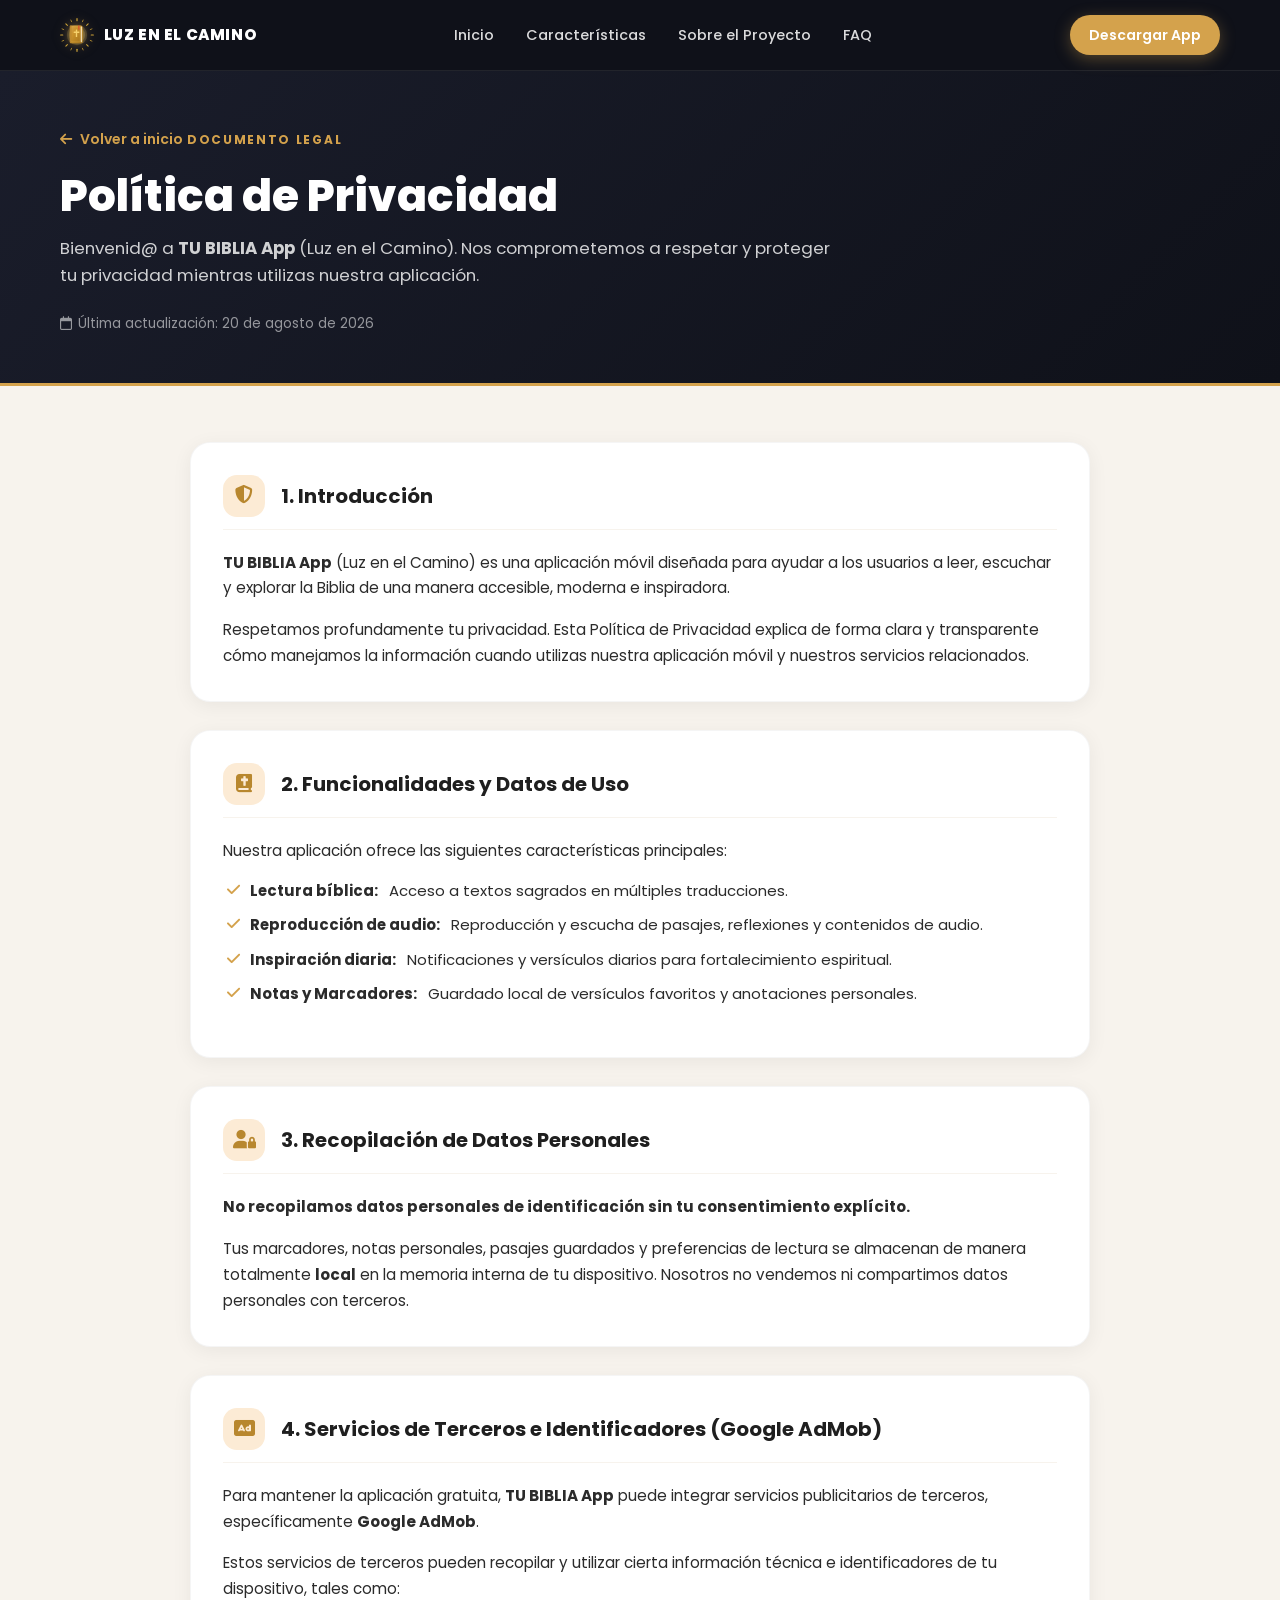
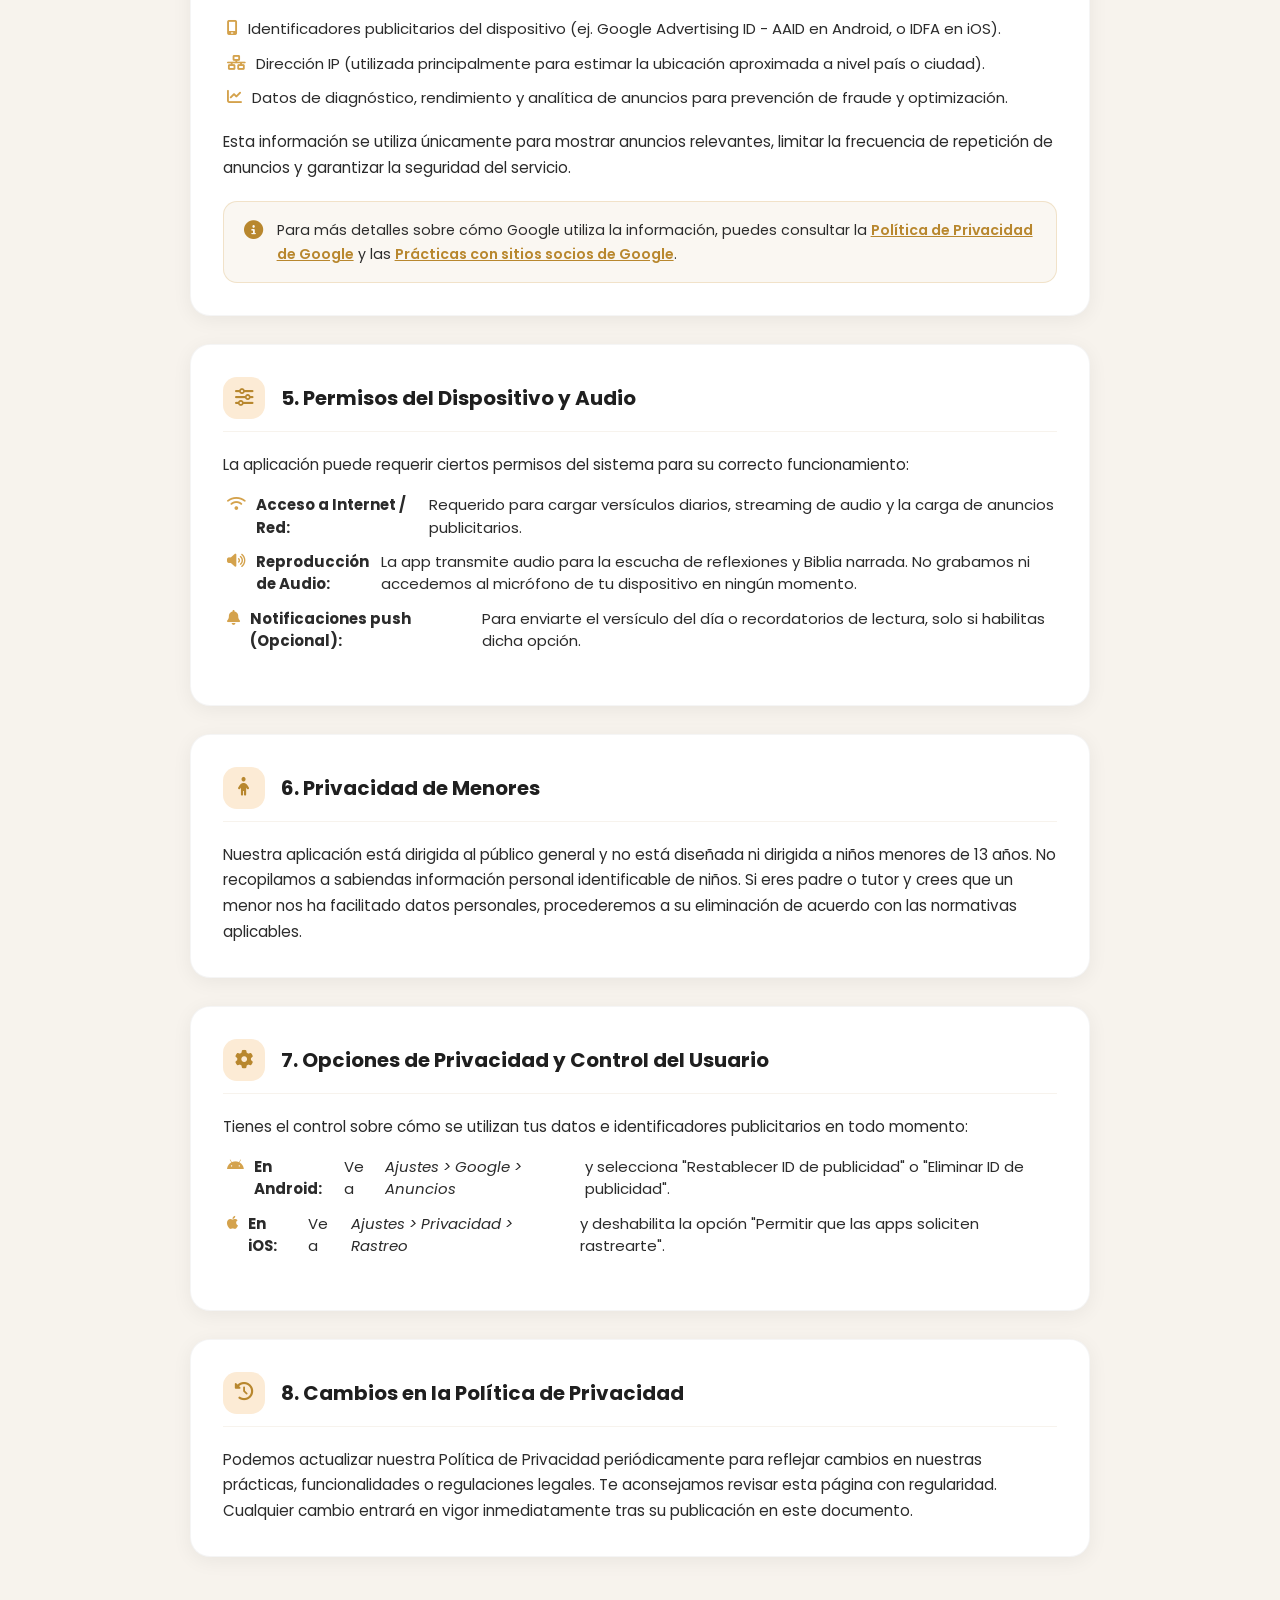
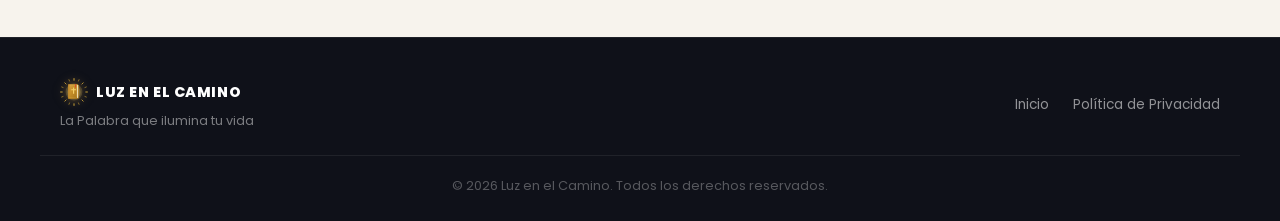
<file: politicas.html>
<!DOCTYPE html>
<html lang="es">
<head>
  <meta charset="UTF-8" />
  <meta name="viewport" content="width=device-width, initial-scale=1.0" />
  <meta name="description" content="Política de Privacidad de LUZ EN EL CAMINO (TU BIBLIA App) – Conoce cómo protegemos tu privacidad y la gestión de datos." />
  <meta name="theme-color" content="#D4A24C" />
  <!-- Favicon -->
  <link rel="icon" type="image/svg+xml" href="public/icon.svg" />
  <title>Política de Privacidad – Luz en el Camino</title>

  <!-- Google Fonts: Poppins -->
  <link rel="preconnect" href="https://fonts.googleapis.com" />
  <link rel="preconnect" href="https://fonts.gstatic.com" crossorigin />
  <link href="https://fonts.googleapis.com/css2?family=Poppins:wght@300;400;500;600;700;800&display=swap" rel="stylesheet" />

  <!-- Font Awesome Icons -->
  <link rel="stylesheet" href="https://cdnjs.cloudflare.com/ajax/libs/font-awesome/6.5.0/css/all.min.css" />

  <!-- Main Stylesheet -->
  <link rel="stylesheet" href="style.css" />
</head>
<body>

  <!-- =============================================
       HEADER / NAVBAR
  ============================================== -->
  <header class="header header--legal" id="header">
    <div class="container header__inner">

      <!-- Logo -->
      <a href="index.html" class="header__logo" id="logo" aria-label="Ir al inicio">
        <img src="public/icon.svg" alt="Ícono Biblia" class="logo-icon logo-icon--img" width="34" height="34" />
        <span>LUZ EN EL CAMINO</span>
      </a>

      <!-- Desktop Navigation -->
      <nav class="header__nav" aria-label="Navegación principal">
        <ul class="nav__list" id="nav-list">
          <li><a href="index.html" class="nav__link">Inicio</a></li>
          <li><a href="index.html#caracteristicas" class="nav__link">Características</a></li>
          <li><a href="index.html#sobre" class="nav__link">Sobre el Proyecto</a></li>
          <li><a href="index.html#faq" class="nav__link">FAQ</a></li>
        </ul>
      </nav>

      <!-- CTA + Hamburger -->
      <div class="header__actions">
        <a href="index.html#cta" class="btn btn--amber btn--sm" id="btn-header-cta">Descargar App</a>
        <button class="hamburger" id="hamburger" aria-label="Abrir menú" aria-expanded="false">
          <span></span><span></span><span></span>
        </button>
      </div>
    </div>

    <!-- Mobile Drawer -->
    <div class="mobile-drawer" id="mobile-drawer" aria-hidden="true">
      <ul class="mobile-drawer__list">
        <li><a href="index.html" class="mobile-drawer__link">Inicio</a></li>
        <li><a href="index.html#caracteristicas" class="mobile-drawer__link">Características</a></li>
        <li><a href="index.html#sobre" class="mobile-drawer__link">Sobre el Proyecto</a></li>
        <li><a href="index.html#faq" class="mobile-drawer__link">FAQ</a></li>
        <li><a href="index.html#cta" class="btn btn--amber mobile-drawer__cta">Descargar App</a></li>
      </ul>
    </div>
  </header>

  <main class="legal-page">

    <!-- HERO / BANNER SECCIÓN LEGAL -->
    <section class="legal-hero">
      <div class="container">
        <a href="index.html" class="legal-back-link">
          <i class="fa-solid fa-arrow-left"></i> Volver a inicio
        </a>
        <span class="eyebrow">DOCUMENTO LEGAL</span>
        <h1 class="legal-title">Política de Privacidad</h1>
        <p class="legal-subtitle">
          Bienvenid@ a <strong>TU BIBLIA App</strong> (Luz en el Camino). Nos comprometemos a respetar y proteger tu privacidad mientras utilizas nuestra aplicación.
        </p>
        <div class="legal-meta">
          <span><i class="fa-regular fa-calendar"></i> Última actualización: 20 de agosto de 2026</span>
        </div>
      </div>
    </section>

    <!-- CONTENIDO LEGAL -->
    <section class="legal-content">
      <div class="container">
        <div class="legal-card-grid">

          <!-- 1. Introducción -->
          <article class="legal-card">
            <div class="legal-card__header">
              <div class="legal-card__icon"><i class="fa-solid fa-shield-halved"></i></div>
              <h2>1. Introducción</h2>
            </div>
            <div class="legal-card__body">
              <p>
                <strong>TU BIBLIA App</strong> (Luz en el Camino) es una aplicación móvil diseñada para ayudar a los usuarios a leer, escuchar y explorar la Biblia de una manera accesible, moderna e inspiradora.
              </p>
              <p>
                Respetamos profundamente tu privacidad. Esta Política de Privacidad explica de forma clara y transparente cómo manejamos la información cuando utilizas nuestra aplicación móvil y nuestros servicios relacionados.
              </p>
            </div>
          </article>

          <!-- 2. Funcionalidades de la App -->
          <article class="legal-card">
            <div class="legal-card__header">
              <div class="legal-card__icon"><i class="fa-solid fa-book-bible"></i></div>
              <h2>2. Funcionalidades y Datos de Uso</h2>
            </div>
            <div class="legal-card__body">
              <p>Nuestra aplicación ofrece las siguientes características principales:</p>
              <ul class="legal-list">
                <li><i class="fa-solid fa-check text--amber"></i> <strong>Lectura bíblica:</strong> Acceso a textos sagrados en múltiples traducciones.</li>
                <li><i class="fa-solid fa-check text--amber"></i> <strong>Reproducción de audio:</strong> Reproducción y escucha de pasajes, reflexiones y contenidos de audio.</li>
                <li><i class="fa-solid fa-check text--amber"></i> <strong>Inspiración diaria:</strong> Notificaciones y versículos diarios para fortalecimiento espiritual.</li>
                <li><i class="fa-solid fa-check text--amber"></i> <strong>Notas y Marcadores:</strong> Guardado local de versículos favoritos y anotaciones personales.</li>
              </ul>
            </div>
          </article>

          <!-- 3. Recopilación de Datos Personales -->
          <article class="legal-card">
            <div class="legal-card__header">
              <div class="legal-card__icon"><i class="fa-solid fa-user-lock"></i></div>
              <h2>3. Recopilación de Datos Personales</h2>
            </div>
            <div class="legal-card__body">
              <p>
                <strong>No recopilamos datos personales de identificación sin tu consentimiento explícito.</strong>
              </p>
              <p>
                Tus marcadores, notas personales, pasajes guardados y preferencias de lectura se almacenan de manera totalmente <strong>local</strong> en la memoria interna de tu dispositivo. Nosotros no vendemos ni compartimos datos personales con terceros.
              </p>
            </div>
          </article>

          <!-- 4. Servicios de Terceros y Anuncios (Google AdMob) -->
          <article class="legal-card">
            <div class="legal-card__header">
              <div class="legal-card__icon"><i class="fa-solid fa-rectangle-ad"></i></div>
              <h2>4. Servicios de Terceros e Identificadores (Google AdMob)</h2>
            </div>
            <div class="legal-card__body">
              <p>
                Para mantener la aplicación gratuita, <strong>TU BIBLIA App</strong> puede integrar servicios publicitarios de terceros, específicamente <strong>Google AdMob</strong>.
              </p>
              <p>
                Estos servicios de terceros pueden recopilar y utilizar cierta información técnica e identificadores de tu dispositivo, tales como:
              </p>
              <ul class="legal-list">
                <li><i class="fa-solid fa-mobile-screen text--amber"></i> Identificadores publicitarios del dispositivo (ej. Google Advertising ID - AAID en Android, o IDFA en iOS).</li>
                <li><i class="fa-solid fa-network-wired text--amber"></i> Dirección IP (utilizada principalmente para estimar la ubicación aproximada a nivel país o ciudad).</li>
                <li><i class="fa-solid fa-chart-line text--amber"></i> Datos de diagnóstico, rendimiento y analítica de anuncios para prevención de fraude y optimización.</li>
              </ul>
              <p>
                Esta información se utiliza únicamente para mostrar anuncios relevantes, limitar la frecuencia de repetición de anuncios y garantizar la seguridad del servicio.
              </p>
              <div class="legal-callout">
                <i class="fa-solid fa-circle-info"></i>
                <p>
                  Para más detalles sobre cómo Google utiliza la información, puedes consultar la <a href="https://policies.google.com/privacy" target="_blank" rel="noopener noreferrer">Política de Privacidad de Google</a> y las <a href="https://policies.google.com/technologies/partner-sites" target="_blank" rel="noopener noreferrer">Prácticas con sitios socios de Google</a>.
                </p>
              </div>
            </div>
          </article>

          <!-- 5. Permisos del Dispositivo y Almacenamiento de Audio -->
          <article class="legal-card">
            <div class="legal-card__header">
              <div class="legal-card__icon"><i class="fa-solid fa-sliders"></i></div>
              <h2>5. Permisos del Dispositivo y Audio</h2>
            </div>
            <div class="legal-card__body">
              <p>La aplicación puede requerir ciertos permisos del sistema para su correcto funcionamiento:</p>
              <ul class="legal-list">
                <li><i class="fa-solid fa-wifi text--amber"></i> <strong>Acceso a Internet / Red:</strong> Requerido para cargar versículos diarios, streaming de audio y la carga de anuncios publicitarios.</li>
                <li><i class="fa-solid fa-volume-high text--amber"></i> <strong>Reproducción de Audio:</strong> La app transmite audio para la escucha de reflexiones y Biblia narrada. No grabamos ni accedemos al micrófono de tu dispositivo en ningún momento.</li>
                <li><i class="fa-solid fa-bell text--amber"></i> <strong>Notificaciones push (Opcional):</strong> Para enviarte el versículo del día o recordatorios de lectura, solo si habilitas dicha opción.</li>
              </ul>
            </div>
          </article>

          <!-- 6. Protección de Menores -->
          <article class="legal-card">
            <div class="legal-card__header">
              <div class="legal-card__icon"><i class="fa-solid fa-child"></i></div>
              <h2>6. Privacidad de Menores</h2>
            </div>
            <div class="legal-card__body">
              <p>
                Nuestra aplicación está dirigida al público general y no está diseñada ni dirigida a niños menores de 13 años. No recopilamos a sabiendas información personal identificable de niños. Si eres padre o tutor y crees que un menor nos ha facilitado datos personales, procederemos a su eliminación de acuerdo con las normativas aplicables.
              </p>
            </div>
          </article>

          <!-- 7. Control de Privacidad y Derechos -->
          <article class="legal-card">
            <div class="legal-card__header">
              <div class="legal-card__icon"><i class="fa-solid fa-gear"></i></div>
              <h2>7. Opciones de Privacidad y Control del Usuario</h2>
            </div>
            <div class="legal-card__body">
              <p>
                Tienes el control sobre cómo se utilizan tus datos e identificadores publicitarios en todo momento:
              </p>
              <ul class="legal-list">
                <li><i class="fa-brands fa-android text--amber"></i> <strong>En Android:</strong> Ve a <em>Ajustes &gt; Google &gt; Anuncios</em> y selecciona "Restablecer ID de publicidad" o "Eliminar ID de publicidad".</li>
                <li><i class="fa-brands fa-apple text--amber"></i> <strong>En iOS:</strong> Ve a <em>Ajustes &gt; Privacidad &gt; Rastreo</em> y deshabilita la opción "Permitir que las apps soliciten rastrearte".</li>
              </ul>
            </div>
          </article>

          <!-- 8. Cambios a esta Política -->
          <article class="legal-card">
            <div class="legal-card__header">
              <div class="legal-card__icon"><i class="fa-solid fa-clock-rotate-left"></i></div>
              <h2>8. Cambios en la Política de Privacidad</h2>
            </div>
            <div class="legal-card__body">
              <p>
                Podemos actualizar nuestra Política de Privacidad periódicamente para reflejar cambios en nuestras prácticas, funcionalidades o regulaciones legales. Te aconsejamos revisar esta página con regularidad. Cualquier cambio entrará en vigor inmediatamente tras su publicación en este documento.
              </p>
            </div>
          </article>

        </div>
      </div>
    </section>

  </main>

  <!-- =============================================
       FOOTER
  ============================================== -->
  <footer class="footer" id="footer">
    <div class="container footer__inner">

      <div class="footer__brand">
        <div class="footer__logo">
          <img src="public/icon.svg" alt="Biblia dorada" class="logo-icon logo-icon--img" width="28" height="28" />
          <span>LUZ EN EL CAMINO</span>
        </div>
        <p class="footer__tagline">La Palabra que ilumina tu vida</p>
      </div>

      <div class="footer__links">
        <a href="index.html">Inicio</a>
        <a href="politicas.html" id="footer-privacidad">Política de Privacidad</a>
      </div>

    </div>

    <div class="footer__copyright">
      <p>© 2026 Luz en el Camino. Todos los derechos reservados.</p>
    </div>
  </footer>

  <!-- Main JavaScript -->
  <script src="index.js"></script>
</body>
</html>
</file>
<file: style.css>
/* ==========================================================================
   LUZ EN EL CAMINO – Main Stylesheet
   Mobile-first design | Breakpoints: 768px / 1024px
   ========================================================================== */

/* ------------------------------------------
   CSS Custom Properties (Design Tokens)
------------------------------------------ */
:root {
  /* Colors */
  --amber:        #D4A24C;
  --amber-dark:   #B8872E;
  --amber-light:  #E0A93F;
  --bg-cream:     #F7F3ED;
  --bg-cream-2:   #FAF7F2;
  --bg-white:     #FFFFFF;
  --bg-icon:      #FCEBD5;
  --text-dark:    #1F1F1F;
  --text-main:    #2B2B2B;
  --text-gray:    #6B6B6B;
  --bg-dark-1:    #1A1D2B;
  --bg-dark-2:    #0F1119;

  /* Typography */
  --font:         'Poppins', sans-serif;

  /* Spacing */
  --section-py:   5rem;
  --section-py-sm:3rem;

  /* Borders & Shadows */
  --radius-sm:    8px;
  --radius-md:    14px;
  --radius-lg:    20px;
  --radius-xl:    28px;
  --shadow-card:  0 4px 20px rgba(0, 0, 0, 0.06);
  --shadow-hover: 0 10px 32px rgba(0, 0, 0, 0.12);

  /* Transitions */
  --transition:   0.3s ease;
}

/* ------------------------------------------
   Reset & Base
------------------------------------------ */
*, *::before, *::after { box-sizing: border-box; margin: 0; padding: 0; }

html { scroll-behavior: smooth; font-size: 16px; }

body {
  font-family: var(--font);
  color: var(--text-main);
  background: var(--bg-white);
  line-height: 1.6;
  overflow-x: hidden;
}

img { display: block; max-width: 100%; height: auto; }
a   { text-decoration: none; color: inherit; }
ul  { list-style: none; }
button { cursor: pointer; font-family: var(--font); border: none; background: none; }

/* ------------------------------------------
   Utility: Container
------------------------------------------ */
.container {
  width: 100%;
  max-width: 1200px;
  margin: 0 auto;
  padding: 0 1.25rem;
}

/* ------------------------------------------
   Utility: Eyebrow Label
------------------------------------------ */
.eyebrow {
  display: inline-block;
  font-size: 0.75rem;
  font-weight: 700;
  letter-spacing: 0.14em;
  color: var(--amber);
  text-transform: uppercase;
  margin-bottom: 0.75rem;
}

/* ------------------------------------------
   Utility: Section Header
------------------------------------------ */
.section-header {
  text-align: center;
  margin-bottom: 3rem;
}
.section-header h2 {
  font-size: clamp(1.6rem, 3.5vw, 2.1rem);
  font-weight: 700;
  color: var(--text-dark);
  line-height: 1.25;
}

/* ------------------------------------------
   Utility: Buttons
------------------------------------------ */
.btn {
  display: inline-flex;
  align-items: center;
  gap: 0.5rem;
  padding: 0.75rem 1.6rem;
  border-radius: 9999px;
  font-weight: 600;
  font-size: 0.95rem;
  transition: background var(--transition), transform var(--transition), box-shadow var(--transition);
}
.btn--amber {
  background: var(--amber);
  color: #fff;
  box-shadow: 0 4px 16px rgba(212, 162, 76, 0.35);
}
.btn--amber:hover {
  background: var(--amber-dark);
  transform: translateY(-2px);
  box-shadow: 0 8px 24px rgba(212, 162, 76, 0.45);
}
.btn--sm { padding: 0.55rem 1.2rem; font-size: 0.875rem; }

/* ------------------------------------------
   Utility: Text color
------------------------------------------ */
.text--amber { color: var(--amber); }

/* ------------------------------------------
   Utility: Store Badges
------------------------------------------ */
.store-badge {
  display: inline-flex;
  align-items: center;
  gap: 0.65rem;
  padding: 0.6rem 1.2rem;
  background: var(--text-dark);
  color: #fff;
  border-radius: var(--radius-md);
  font-size: 0.85rem;
  transition: background var(--transition), transform var(--transition);
}
.store-badge:hover { background: #333; transform: translateY(-2px); }
.store-badge i { font-size: 1.5rem; }
.store-badge span { display: flex; flex-direction: column; line-height: 1.2; }
.store-badge small { font-size: 0.65rem; opacity: 0.75; letter-spacing: 0.05em; }
.store-badge strong { font-size: 0.95rem; font-weight: 700; }

.store-badge--light {
  background: rgba(255,255,255,0.08);
  border: 1px solid rgba(255,255,255,0.15);
}
.store-badge--light:hover { background: rgba(255,255,255,0.15); }

/* ------------------------------------------
   Scroll Animations (IntersectionObserver)
------------------------------------------ */
.fade-in {
  opacity: 0;
  transform: translateY(28px);
  transition: opacity 0.65s ease, transform 0.65s ease;
}
.fade-in.visible {
  opacity: 1;
  transform: translateY(0);
}
.fade-in--delay { transition-delay: 0.18s; }

/* ==========================================================================
   HEADER / NAVBAR
   ========================================================================== */
.header {
  position: fixed;
  top: 0; left: 0; right: 0;
  z-index: 1000;
  background: transparent;
  transition: background var(--transition), box-shadow var(--transition);
}
.header.scrolled {
  background: rgba(255, 255, 255, 0.95);
  backdrop-filter: blur(12px);
  -webkit-backdrop-filter: blur(12px);
  box-shadow: 0 2px 20px rgba(0, 0, 0, 0.08);
}
.header__inner {
  display: flex;
  align-items: center;
  justify-content: space-between;
  height: 70px;
}

/* Logo */
.header__logo {
  display: flex;
  align-items: center;
  gap: 0.6rem;
  font-weight: 800;
  font-size: 0.95rem;
  letter-spacing: 0.04em;
  color: #fff;
  transition: color var(--transition);
}
.header.scrolled .header__logo { color: var(--text-dark); }
.logo-icon { color: var(--amber); font-size: 1.3rem; }

/* Nav */
.header__nav { display: none; }
.nav__list { display: flex; gap: 2rem; }
.nav__link {
  font-size: 0.9rem;
  font-weight: 500;
  color: rgba(255,255,255,0.85);
  position: relative;
  transition: color var(--transition);
}
.nav__link::after {
  content: '';
  position: absolute;
  bottom: -4px; left: 0;
  width: 0; height: 2px;
  background: var(--amber);
  border-radius: 2px;
  transition: width var(--transition);
}
.nav__link:hover::after { width: 100%; }
.nav__link:hover { color: #fff; }
.header.scrolled .nav__link { color: var(--text-gray); }
.header.scrolled .nav__link:hover { color: var(--text-dark); }

/* Actions */
.header__actions { display: flex; align-items: center; gap: 1rem; }

/* Hamburger */
.hamburger {
  display: flex;
  flex-direction: column;
  gap: 5px;
  padding: 4px;
}
.hamburger span {
  display: block;
  width: 24px; height: 2px;
  background: #fff;
  border-radius: 2px;
  transition: transform var(--transition), opacity var(--transition);
}
.header.scrolled .hamburger span { background: var(--text-dark); }
.hamburger.open span:nth-child(1) { transform: translateY(7px) rotate(45deg); }
.hamburger.open span:nth-child(2) { opacity: 0; }
.hamburger.open span:nth-child(3) { transform: translateY(-7px) rotate(-45deg); }

/* Mobile Drawer */
.mobile-drawer {
  max-height: 0;
  overflow: hidden;
  background: #fff;
  transition: max-height 0.4s ease;
}
.mobile-drawer.open { max-height: 420px; }
.mobile-drawer__list {
  padding: 1rem 1.25rem 1.5rem;
  display: flex;
  flex-direction: column;
  gap: 0.25rem;
}
.mobile-drawer__link {
  display: block;
  padding: 0.65rem 0.5rem;
  font-weight: 500;
  color: var(--text-main);
  border-bottom: 1px solid #f1f1f1;
  transition: color var(--transition);
}
.mobile-drawer__link:hover { color: var(--amber); }
.mobile-drawer__cta { margin-top: 1rem; text-align: center; justify-content: center; }

@media (min-width: 1024px) {
  .header__nav { display: block; }
  .hamburger  { display: none; }
}

/* ==========================================================================
   HERO SECTION
   ========================================================================== */
.hero {
  position: relative;
  min-height: 100vh;
  display: flex;
  align-items: center;
  overflow: hidden;
  padding-top: 70px;
}

/* Background */
.hero__bg {
  position: absolute;
  inset: 0;
  z-index: 0;
}
.hero__bg-img {
  width: 100%; height: 100%;
  object-fit: cover;
  object-position: center;
}
.hero__overlay {
  position: absolute;
  inset: 0;
  background: linear-gradient(
    135deg,
    rgba(15, 17, 25, 0.72) 0%,
    rgba(15, 17, 25, 0.45) 60%,
    rgba(15, 17, 25, 0.25) 100%
  );
}

/* Hero content */
.hero__inner {
  position: relative;
  z-index: 1;
  display: grid;
  grid-template-columns: 1fr;
  gap: 3rem;
  padding: 4rem 1.25rem;
  align-items: center;
  max-width: 1200px;
  margin: 0 auto;
  width: 100%;
}

@media (min-width: 768px) {
  .hero__inner {
    grid-template-columns: 1fr 1fr;
    padding: 5rem 1.25rem;
  }
}

/* Hero text */
.hero__text { color: #fff; }
.hero__title {
  font-size: clamp(2.2rem, 5vw, 3.2rem);
  font-weight: 800;
  line-height: 1.15;
  margin-bottom: 1rem;
  letter-spacing: -0.01em;
}
.hero__desc {
  font-size: 1rem;
  color: rgba(255,255,255,0.8);
  max-width: 480px;
  margin-bottom: 2rem;
}

/* CTAs row */
.hero__ctas {
  display: flex;
  flex-wrap: wrap;
  align-items: center;
  gap: 1.25rem;
  margin-bottom: 2rem;
}
.hero__link-play {
  display: inline-flex;
  align-items: center;
  gap: 0.6rem;
  color: #fff;
  font-weight: 600;
  font-size: 0.95rem;
  transition: color var(--transition);
}
.hero__link-play:hover { color: var(--amber-light); }
.play-circle {
  width: 38px; height: 38px;
  background: rgba(255,255,255,0.15);
  border: 2px solid rgba(255,255,255,0.45);
  border-radius: 50%;
  display: flex;
  align-items: center;
  justify-content: center;
  font-size: 0.75rem;
  transition: background var(--transition);
}
.hero__link-play:hover .play-circle { background: rgba(255,255,255,0.25); }

/* Store badges in hero */
.store-badges {
  display: flex;
  flex-wrap: wrap;
  gap: 0.75rem;
}

/* ==========================================================================
   PHONE MOCKUP
   ========================================================================== */
.hero__mockup {
  display: flex;
  justify-content: center;
}

.phone-frame {
  width: 260px;
  background: #111;
  border-radius: 36px;
  padding: 12px;
  box-shadow:
    0 0 0 2px #333,
    0 30px 80px rgba(0,0,0,0.6),
    inset 0 0 0 1px rgba(255,255,255,0.05);
  position: relative;
}
.phone-frame::before {
  content: '';
  display: block;
  width: 70px; height: 6px;
  background: #222;
  border-radius: 3px;
  margin: 0 auto 10px;
}

.phone-screen {
  background: #0d0f1a;
  border-radius: 26px;
  overflow: hidden;
  min-height: 520px;
}

/* App UI Simulation */
.app-ui {
  display: flex;
  flex-direction: column;
  height: 100%;
  color: #f3f4f6;
  font-size: 0.75rem;
}

.app-ui__header {
  display: flex;
  justify-content: space-between;
  align-items: center;
  padding: 1rem 1rem 0.5rem;
  border-bottom: 1px solid rgba(255,255,255,0.06);
}
.app-ui__title { font-size: 1rem; font-weight: 700; }
.app-ui__icons { display: flex; gap: 0.6rem; font-size: 0.9rem; color: rgba(255,255,255,0.6); }

.app-ui__cards {
  display: grid;
  grid-template-columns: 1fr 1fr;
  gap: 0.5rem;
  padding: 0.75rem 0.75rem 0;
}
.app-card {
  border-radius: 10px;
  overflow: hidden;
  position: relative;
  height: 90px;
}
.app-card img {
  width: 100%; height: 100%;
  object-fit: cover;
  filter: brightness(0.6);
}
.app-card span {
  position: absolute;
  bottom: 6px; left: 8px;
  font-size: 0.65rem;
  font-weight: 700;
  color: #fff;
}

.app-ui__search {
  display: flex;
  align-items: center;
  gap: 0.5rem;
  margin: 0.75rem;
  padding: 0.5rem 0.75rem;
  background: rgba(255,255,255,0.07);
  border-radius: 8px;
  color: rgba(255,255,255,0.4);
  font-size: 0.7rem;
}
.app-ui__search i { color: var(--amber); font-size: 0.75rem; }

.app-ui__suggestions { padding: 0 0.75rem; }
.suggestions-label {
  font-size: 0.65rem;
  font-weight: 600;
  color: rgba(255,255,255,0.4);
  letter-spacing: 0.06em;
  text-transform: uppercase;
  margin-bottom: 0.4rem;
}
.suggestion-item {
  display: flex;
  justify-content: space-between;
  align-items: center;
  padding: 0.45rem 0;
  border-bottom: 1px solid rgba(255,255,255,0.05);
  font-size: 0.7rem;
  color: rgba(255,255,255,0.75);
}
.suggestion-item i { font-size: 0.6rem; color: rgba(255,255,255,0.3); }

.app-ui__bottomnav {
  display: flex;
  margin-top: auto;
  border-top: 1px solid rgba(255,255,255,0.06);
  padding: 0.6rem 0;
}
.bottom-nav-item {
  flex: 1;
  display: flex;
  flex-direction: column;
  align-items: center;
  gap: 3px;
  font-size: 0.6rem;
  color: rgba(255,255,255,0.35);
}
.bottom-nav-item--active { color: var(--amber); }
.bottom-nav-item i { font-size: 0.85rem; }

/* ==========================================================================
   FEATURES SECTION
   ========================================================================== */
.features {
  background: var(--bg-cream);
  padding: var(--section-py) 0;
}

.features__grid {
  display: grid;
  grid-template-columns: 1fr;
  gap: 1.25rem;
}
@media (min-width: 600px) { .features__grid { grid-template-columns: 1fr 1fr; } }
@media (min-width: 1024px){ .features__grid { grid-template-columns: repeat(5, 1fr); } }

.feature-card {
  background: var(--bg-white);
  border-radius: var(--radius-lg);
  padding: 2rem 1.5rem;
  box-shadow: var(--shadow-card);
  text-align: center;
  transition: transform var(--transition), box-shadow var(--transition);
}
.feature-card:hover {
  transform: translateY(-6px);
  box-shadow: var(--shadow-hover);
}

.feature-card__icon {
  width: 60px; height: 60px;
  background: var(--bg-icon);
  border-radius: 50%;
  display: flex;
  align-items: center;
  justify-content: center;
  margin: 0 auto 1.2rem;
  font-size: 1.4rem;
  color: var(--amber);
}

.feature-card h3 {
  font-size: 1rem;
  font-weight: 700;
  color: var(--text-dark);
  margin-bottom: 0.5rem;
}
.feature-card p {
  font-size: 0.875rem;
  color: var(--text-gray);
  line-height: 1.6;
}

/* ==========================================================================
   ABOUT SECTION
   ========================================================================== */
.about {
  background: var(--bg-cream-2);
  padding: var(--section-py) 0;
}
.about__inner {
  display: grid;
  grid-template-columns: 1fr;
  gap: 3rem;
  align-items: center;
}
@media (min-width: 768px) { .about__inner { grid-template-columns: 1fr 1fr; } }

.about__text h2 {
  font-size: clamp(1.65rem, 3vw, 2.1rem);
  font-weight: 700;
  color: var(--text-dark);
  line-height: 1.25;
  margin-bottom: 1rem;
}
.about__text p {
  color: var(--text-gray);
  margin-bottom: 1.5rem;
  line-height: 1.7;
}
.about__checks {
  display: flex;
  flex-direction: column;
  gap: 0.75rem;
}
.about__checks li {
  display: flex;
  align-items: flex-start;
  gap: 0.65rem;
  font-size: 0.95rem;
  color: var(--text-main);
}
.about__checks i { color: var(--amber); font-size: 1.05rem; margin-top: 1px; flex-shrink: 0; }

/* Quote Card */
.about__quote-card {
  position: relative;
  height: 340px;
  border-radius: var(--radius-xl);
  overflow: hidden;
  box-shadow: 0 12px 40px rgba(0,0,0,0.18);
}
.about__quote-bg {
  width: 100%; height: 100%;
  object-fit: cover;
}
.about__quote-overlay {
  position: absolute;
  inset: 0;
  background: linear-gradient(160deg, rgba(15,17,25,0.55) 0%, rgba(15,17,25,0.85) 100%);
}
.about__quote-content {
  position: absolute;
  inset: 0;
  padding: 2.5rem 2rem;
  display: flex;
  flex-direction: column;
  justify-content: center;
}
.about__quote-icon {
  font-size: 2.5rem;
  color: var(--amber);
  margin-bottom: 1.2rem;
}
.about__quote-content blockquote {
  font-size: 1.2rem;
  font-weight: 600;
  color: #fff;
  line-height: 1.5;
  margin-bottom: 0.75rem;
  font-style: normal;
}
.about__quote-content cite {
  font-size: 0.9rem;
  font-weight: 700;
  color: var(--amber);
  font-style: normal;
}

/* ==========================================================================
   TESTIMONIALS SECTION
   ========================================================================== */
.testimonials {
  background: var(--bg-cream);
  padding: var(--section-py) 0;
}

.testimonials__wrapper { overflow: hidden; }

.testimonials__track {
  display: grid;
  grid-template-columns: 1fr;
  gap: 1.5rem;
  transition: transform 0.4s ease;
}
@media (min-width: 768px) {
  .testimonials__track { grid-template-columns: repeat(3, 1fr); }
}

.testimonial-card {
  background: var(--bg-white);
  border-radius: var(--radius-lg);
  padding: 2rem;
  box-shadow: var(--shadow-card);
  display: flex;
  flex-direction: column;
  align-items: center;
  text-align: center;
  gap: 0.9rem;
}

.testimonial-card__avatar {
  width: 64px; height: 64px;
  border-radius: 50%;
  object-fit: cover;
  border: 3px solid var(--bg-icon);
}
.testimonial-card__quote {
  font-size: 0.9rem;
  color: var(--text-gray);
  line-height: 1.65;
  font-style: italic;
}
.testimonial-card__name {
  font-size: 0.95rem;
  color: var(--text-dark);
}
.testimonial-card__stars { color: var(--amber); font-size: 0.85rem; display: flex; gap: 2px; }

/* Dots */
.testimonials__dots {
  display: flex;
  justify-content: center;
  gap: 0.5rem;
  margin-top: 2rem;
}
.dot {
  width: 10px; height: 10px;
  border-radius: 50%;
  background: rgba(0,0,0,0.15);
  border: none;
  padding: 0;
  cursor: pointer;
  transition: background var(--transition), transform var(--transition);
}
.dot--active {
  background: var(--amber);
  transform: scale(1.25);
}

/* ==========================================================================
   FAQ SECTION
   ========================================================================== */
.faq {
  background: var(--bg-white);
  padding: var(--section-py) 0;
}
.faq__list {
  max-width: 760px;
  margin: 0 auto;
  display: flex;
  flex-direction: column;
  gap: 1rem;
}
.faq__item {
  border: 1px solid #ebe8e3;
  border-radius: var(--radius-md);
  overflow: hidden;
}
.faq__question {
  display: flex;
  justify-content: space-between;
  align-items: center;
  padding: 1.1rem 1.5rem;
  font-weight: 600;
  font-size: 0.975rem;
  color: var(--text-dark);
  cursor: pointer;
  list-style: none;
  user-select: none;
  gap: 1rem;
}
.faq__question::-webkit-details-marker { display: none; }
.faq__icon { color: var(--amber); font-size: 0.85rem; transition: transform var(--transition); flex-shrink: 0; }
details[open] .faq__icon { transform: rotate(180deg); }
.faq__answer {
  padding: 0 1.5rem 1.2rem;
  font-size: 0.9rem;
  color: var(--text-gray);
  line-height: 1.7;
}

/* ==========================================================================
   CTA FINAL BAND
   ========================================================================== */
.cta-band {
  background: linear-gradient(135deg, var(--bg-dark-1) 0%, var(--bg-dark-2) 100%);
  padding: var(--section-py) 0;
}
.cta-band__inner {
  display: grid;
  grid-template-columns: 1fr;
  gap: 2rem;
  align-items: center;
  text-align: center;
}
@media (min-width: 768px) {
  .cta-band__inner {
    grid-template-columns: auto 1fr auto;
    text-align: left;
  }
}

.cta-band__img {
  width: 110px; height: 110px;
  border-radius: var(--radius-xl);
  object-fit: cover;
  box-shadow: 0 8px 32px rgba(0,0,0,0.4);
  margin: 0 auto;
}
@media (min-width: 768px) { .cta-band__img { margin: 0; } }

.cta-band__text h2 {
  font-size: clamp(1.35rem, 2.5vw, 1.75rem);
  font-weight: 700;
  color: #fff;
  line-height: 1.3;
  margin-bottom: 0.5rem;
}
.cta-band__text p { font-size: 0.925rem; color: rgba(255,255,255,0.65); }

.cta-band__badges {
  display: flex;
  flex-direction: column;
  gap: 0.75rem;
  align-items: center;
}
@media (min-width: 768px) { .cta-band__badges { align-items: flex-start; } }

/* ==========================================================================
   FOOTER
   ========================================================================== */
.footer {
  background: var(--bg-dark-2);
  padding: 2.5rem 0 1.5rem;
  border-top: 1px solid rgba(255,255,255,0.07);
}
.footer__inner {
  display: flex;
  flex-direction: column;
  align-items: center;
  gap: 1.5rem;
  text-align: center;
  padding-bottom: 1.5rem;
  border-bottom: 1px solid rgba(255,255,255,0.07);
}
@media (min-width: 768px) {
  .footer__inner {
    flex-direction: row;
    justify-content: space-between;
    text-align: left;
  }
}

.footer__logo {
  display: flex;
  align-items: center;
  gap: 0.5rem;
  font-weight: 800;
  font-size: 0.9rem;
  color: #fff;
  letter-spacing: 0.04em;
}
.footer__tagline {
  font-size: 0.8rem;
  color: rgba(255,255,255,0.45);
  margin-top: 0.3rem;
}

.footer__links {
  display: flex;
  gap: 1.5rem;
  flex-wrap: wrap;
  justify-content: center;
}
.footer__links a {
  font-size: 0.85rem;
  color: rgba(255,255,255,0.55);
  transition: color var(--transition);
}
.footer__links a:hover { color: var(--amber); }

.footer__copyright {
  text-align: center;
  padding-top: 1.25rem;
  font-size: 0.8rem;
  color: rgba(255,255,255,0.3);
}

/* ==========================================================================
   CUSTOM SVG ICON – Bible with Sun Rays
   ========================================================================== */

/* Logo variant: img tag inside header/footer logo */
.logo-icon--img {
  display: inline-block;
  flex-shrink: 0;
  filter: drop-shadow(0 0 5px rgba(212, 162, 76, 0.5));
  transition: transform 0.3s ease, filter 0.3s ease;
}
.header__logo:hover .logo-icon--img,
.footer__logo:hover .logo-icon--img {
  transform: scale(1.1) rotate(5deg);
  filter: drop-shadow(0 0 8px rgba(212, 162, 76, 0.75));
}

/* CTA Band icon: larger display */
.cta-band__img--icon {
  width: 120px;
  height: 120px;
  border-radius: var(--radius-xl);
  background: rgba(212, 162, 76, 0.08);
  padding: 8px;
  box-shadow:
    0 0 0 2px rgba(212, 162, 76, 0.25),
    0 8px 32px rgba(0, 0, 0, 0.4);
  filter: drop-shadow(0 0 16px rgba(212, 162, 76, 0.35));
}

/* ==========================================================================
   LEGAL PAGE / PRIVACY POLICY
   ========================================================================== */
.legal-page {
  padding-top: 70px;
  background: var(--bg-cream);
  min-height: 100vh;
}

.legal-hero {
  background: linear-gradient(135deg, var(--bg-dark-1) 0%, var(--bg-dark-2) 100%);
  color: #fff;
  padding: 3.5rem 0 3rem;
  border-bottom: 3px solid var(--amber);
}

.legal-back-link {
  display: inline-flex;
  align-items: center;
  gap: 0.5rem;
  font-size: 0.875rem;
  color: var(--amber);
  font-weight: 600;
  margin-bottom: 1.25rem;
  transition: transform var(--transition), color var(--transition);
}
.legal-back-link:hover {
  color: var(--amber-light);
  transform: translateX(-4px);
}

.legal-title {
  font-size: clamp(2rem, 4vw, 2.75rem);
  font-weight: 800;
  color: #fff;
  line-height: 1.2;
  margin-bottom: 0.75rem;
}

.legal-subtitle {
  font-size: 1.05rem;
  color: rgba(255, 255, 255, 0.8);
  max-width: 780px;
  line-height: 1.6;
  margin-bottom: 1.5rem;
}

.legal-meta {
  display: flex;
  flex-wrap: wrap;
  gap: 1.5rem;
  font-size: 0.85rem;
  color: rgba(255, 255, 255, 0.55);
}
.legal-meta span {
  display: inline-flex;
  align-items: center;
  gap: 0.4rem;
}

.legal-content {
  padding: 3.5rem 0 5rem;
}

.legal-card-grid {
  display: flex;
  flex-direction: column;
  gap: 1.75rem;
  max-width: 900px;
  margin: 0 auto;
}

.legal-card {
  background: var(--bg-white);
  border-radius: var(--radius-lg);
  padding: 2rem;
  box-shadow: var(--shadow-card);
  border: 1px solid rgba(0, 0, 0, 0.04);
  transition: transform var(--transition), box-shadow var(--transition);
}
.legal-card:hover {
  box-shadow: var(--shadow-hover);
}

.legal-card--highlight {
  border-left: 4px solid var(--amber);
  background: linear-gradient(to right, #FFFDF8, #FFFFFF);
}

.legal-card__header {
  display: flex;
  align-items: center;
  gap: 1rem;
  margin-bottom: 1.25rem;
  border-bottom: 1px solid var(--bg-cream);
  padding-bottom: 0.75rem;
}

.legal-card__icon {
  width: 42px;
  height: 42px;
  border-radius: var(--radius-md);
  background: var(--bg-icon);
  color: var(--amber-dark);
  display: flex;
  align-items: center;
  justify-content: center;
  font-size: 1.15rem;
  flex-shrink: 0;
}

.legal-card__header h2 {
  font-size: 1.25rem;
  font-weight: 700;
  color: var(--text-dark);
}

.legal-card__body p {
  font-size: 0.95rem;
  color: var(--text-main);
  line-height: 1.7;
  margin-bottom: 1rem;
}
.legal-card__body p:last-child {
  margin-bottom: 0;
}

.legal-list {
  display: flex;
  flex-direction: column;
  gap: 0.75rem;
  margin: 1rem 0 1.25rem;
  padding-left: 0.25rem;
}

.legal-list li {
  font-size: 0.935rem;
  color: var(--text-main);
  display: flex;
  align-items: flex-start;
  gap: 0.65rem;
  line-height: 1.5;
}
.legal-list li i {
  margin-top: 0.2rem;
  flex-shrink: 0;
}

.legal-callout {
  display: flex;
  gap: 0.85rem;
  background: var(--bg-cream-2);
  border: 1px solid rgba(212, 162, 76, 0.25);
  border-radius: var(--radius-md);
  padding: 1rem 1.25rem;
  margin-top: 1.25rem;
}
.legal-callout i {
  color: var(--amber-dark);
  font-size: 1.2rem;
  margin-top: 0.15rem;
  flex-shrink: 0;
}
.legal-callout p {
  font-size: 0.885rem;
  color: var(--text-main);
  margin-bottom: 0;
}
.legal-callout a {
  color: var(--amber-dark);
  font-weight: 600;
  text-decoration: underline;
}
.legal-callout a:hover {
  color: var(--amber);
}

/* ==========================================================================
   LEGAL HEADER FIX – Dark background & white text at all scroll positions
   ========================================================================== */
.header--legal {
  background: var(--bg-dark-2) !important;
  border-bottom: 1px solid rgba(255, 255, 255, 0.08);
}
.header--legal.scrolled {
  background: rgba(15, 17, 25, 0.95) !important;
  backdrop-filter: blur(12px);
  -webkit-backdrop-filter: blur(12px);
  box-shadow: 0 4px 20px rgba(0, 0, 0, 0.3);
}
.header--legal .header__logo,
.header--legal.scrolled .header__logo {
  color: #fff !important;
}
.header--legal .nav__link,
.header--legal.scrolled .nav__link {
  color: rgba(255, 255, 255, 0.85) !important;
}
.header--legal .nav__link:hover,
.header--legal.scrolled .nav__link:hover {
  color: #fff !important;
}
.header--legal .hamburger span,
.header--legal.scrolled .hamburger span {
  background: #fff !important;
}
</file>
